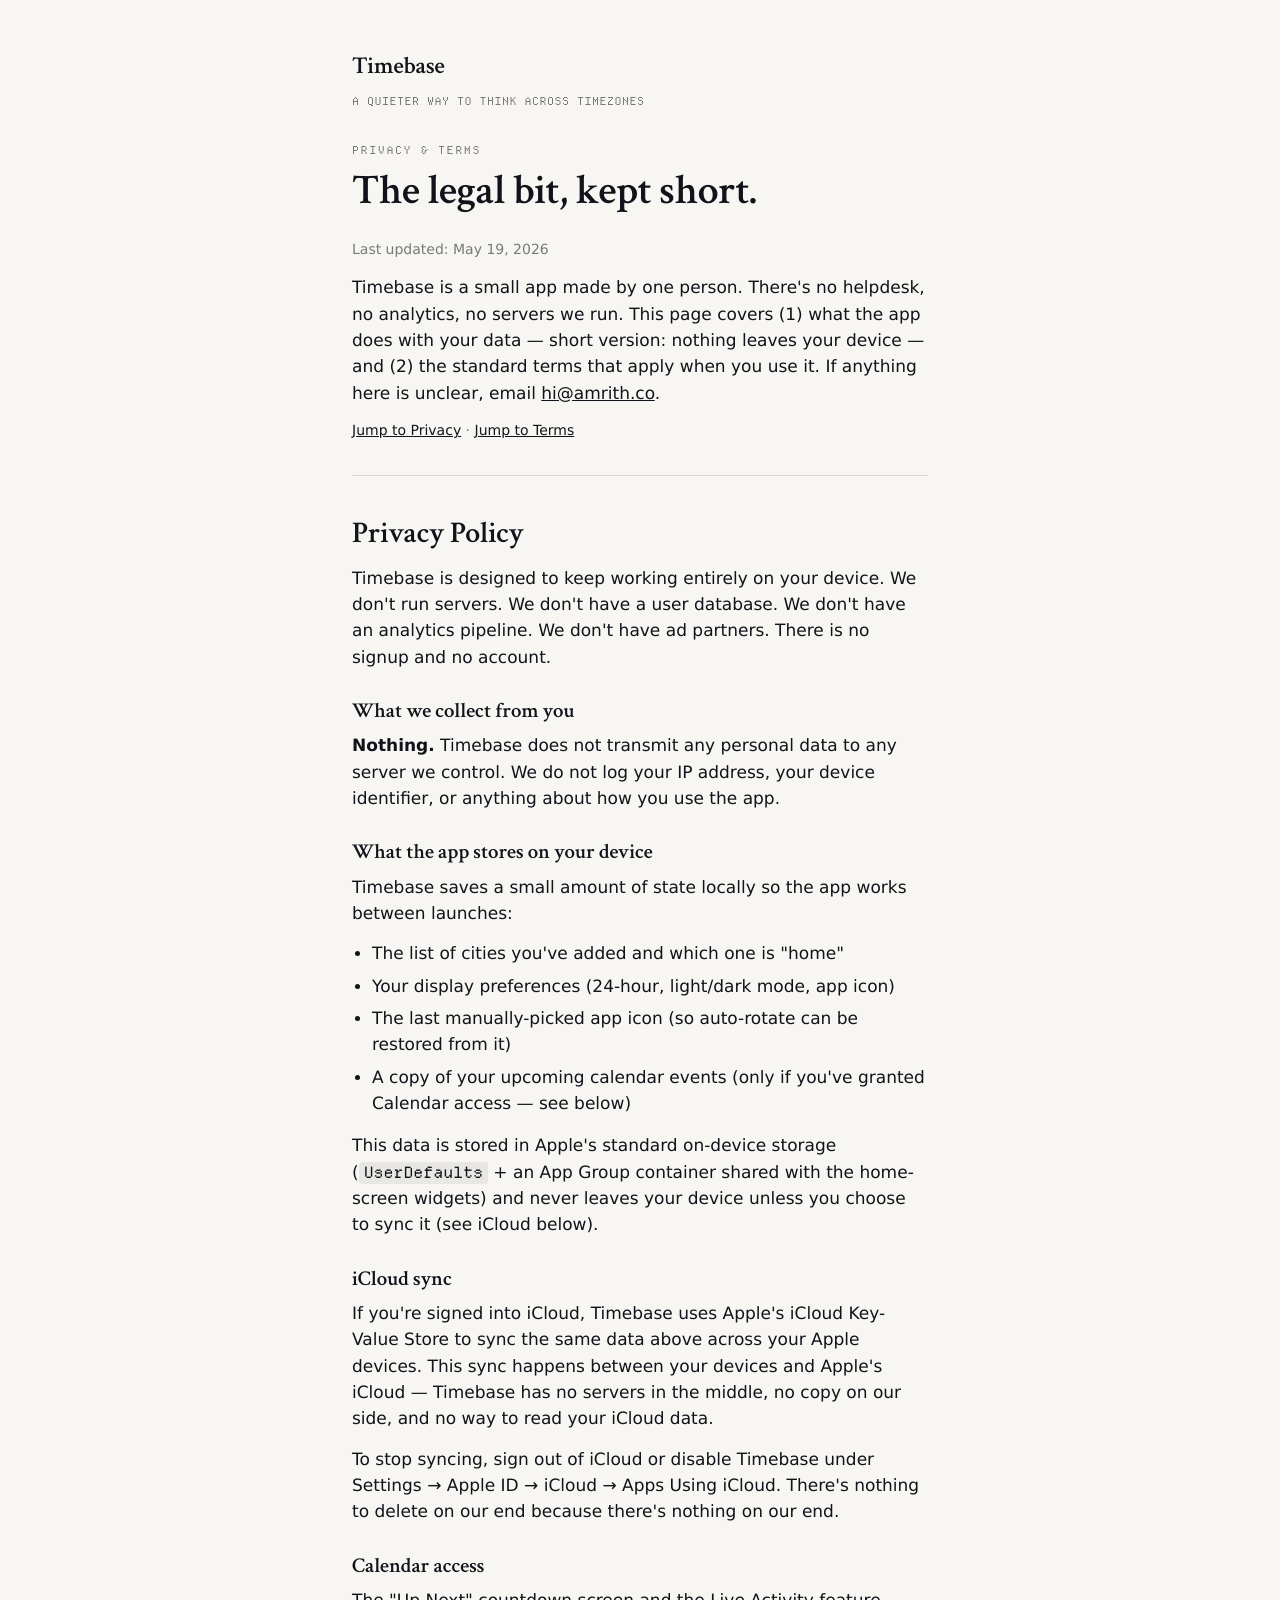
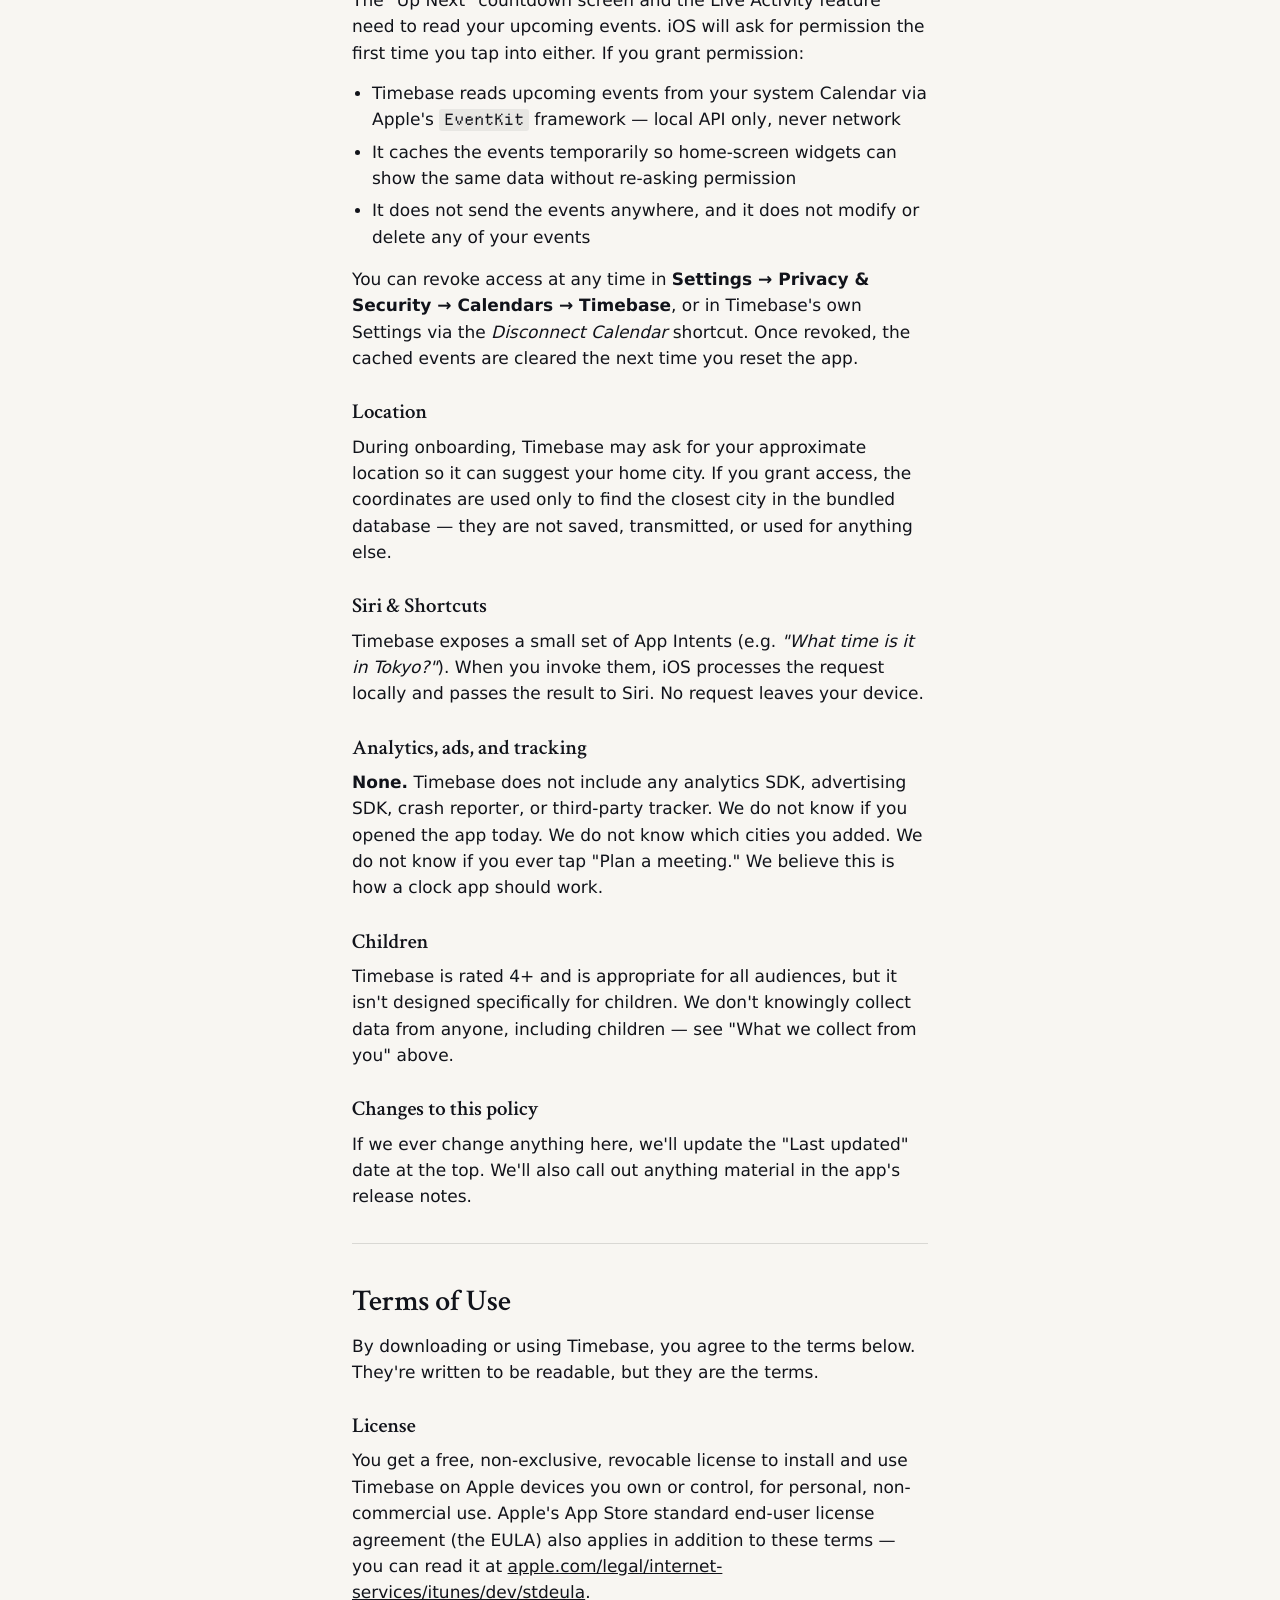
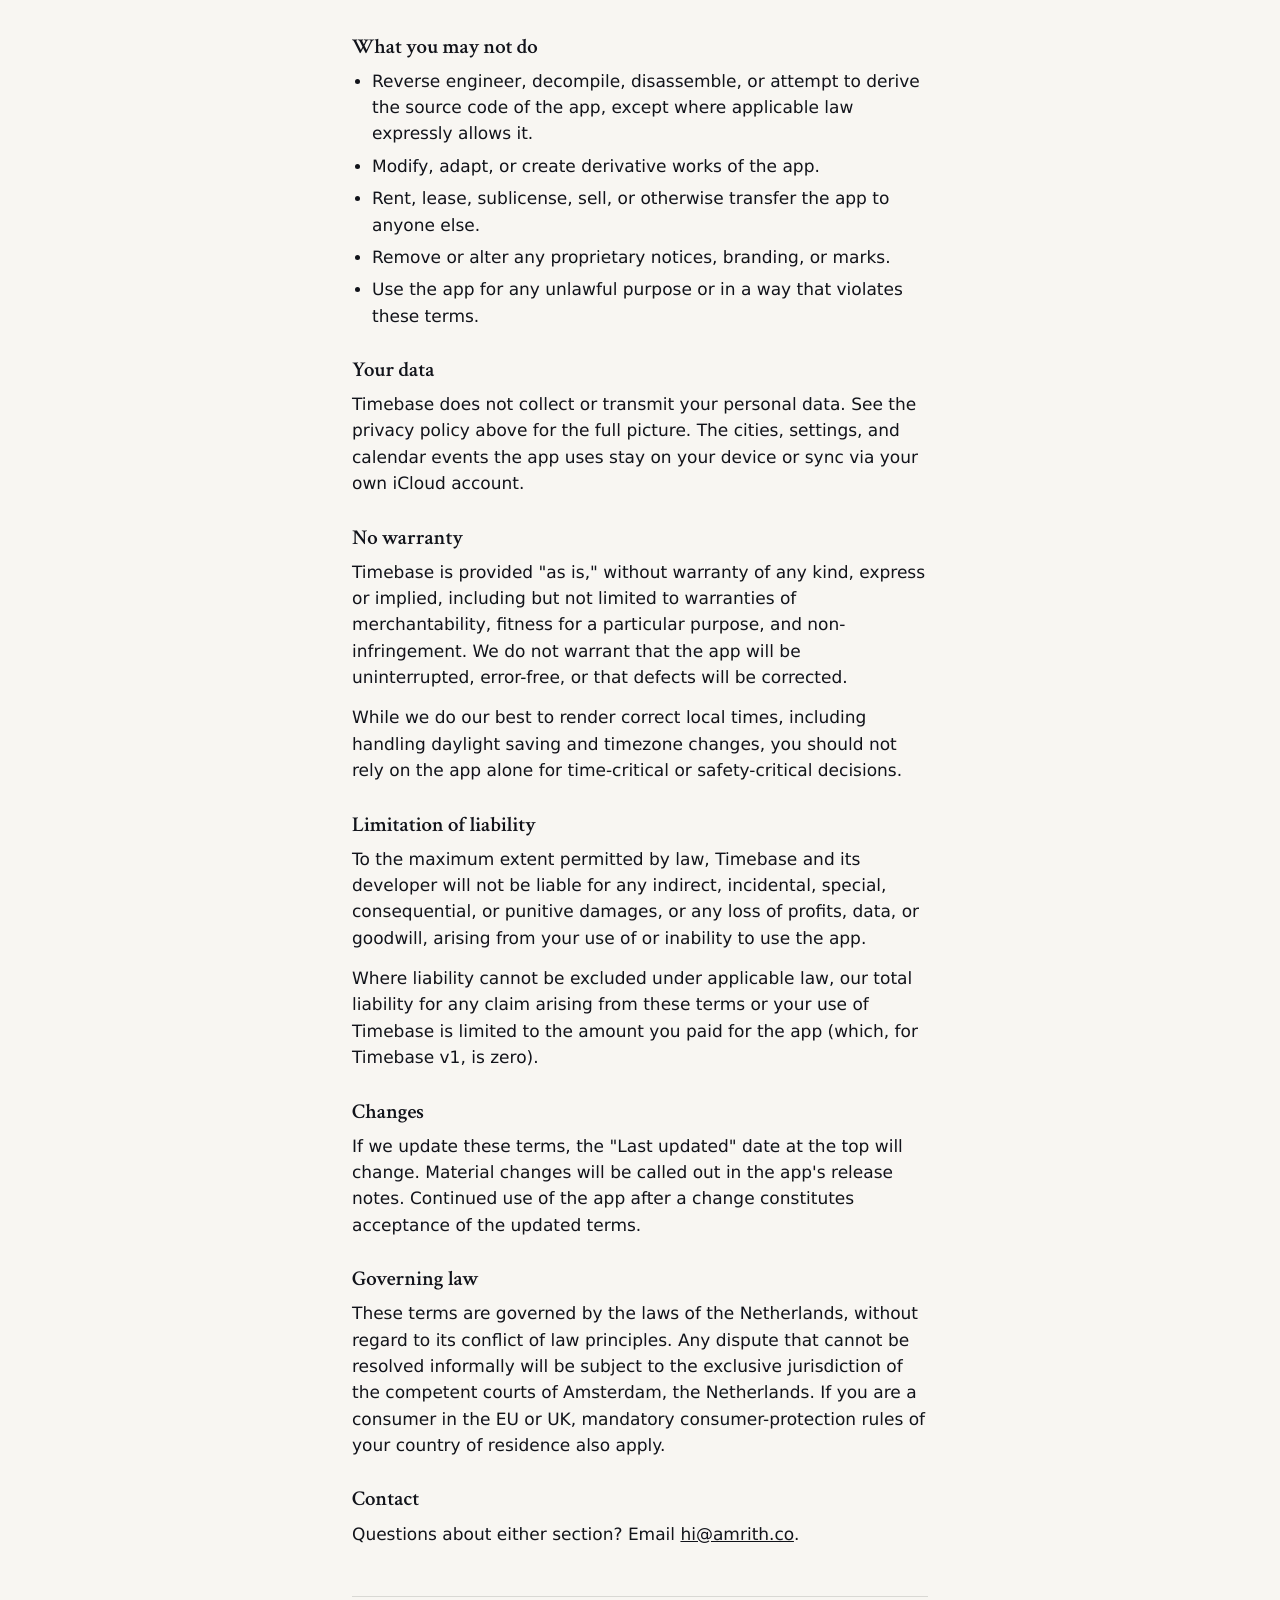
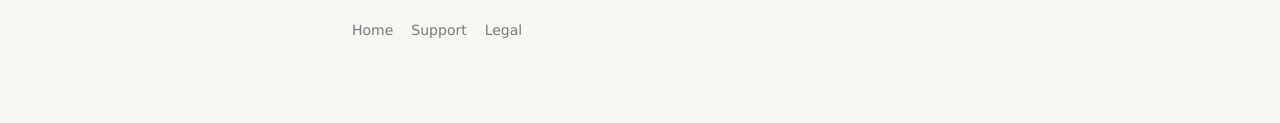
<file: privacy.html>
<!doctype html>
<html lang="en">
<head>
<meta charset="utf-8" />
<meta name="viewport" content="width=device-width, initial-scale=1, viewport-fit=cover" />
<title>Privacy &amp; Terms — Timebase</title>
<meta name="description" content="Timebase does not collect, store, or sell your data. Here's the full privacy policy and terms of use." />
<link rel="canonical" href="https://timebase.me/privacy" />
<meta name="robots" content="index, follow" />
<meta property="og:type" content="website" />
<meta property="og:site_name" content="Timebase" />
<meta property="og:url" content="https://timebase.me/privacy" />
<meta property="og:title" content="Privacy &amp; Terms — Timebase" />
<meta property="og:description" content="Timebase does not collect, store, or sell your data." />
<meta property="og:image" content="https://timebase.me/og.jpg" />
<meta property="og:image:width" content="1200" />
<meta property="og:image:height" content="630" />
<meta property="og:image:alt" content="Timebase — a calm world clock and time zone planner" />
<meta name="twitter:card" content="summary_large_image" />
<meta name="theme-color" content="#F8F6F2" media="(prefers-color-scheme: light)" />
<meta name="theme-color" content="#0E0E10" media="(prefers-color-scheme: dark)" />
<link rel="icon" href="/favicon.ico" sizes="32x32" />
<link rel="icon" href="/icon.svg" type="image/svg+xml" />
<link rel="apple-touch-icon" href="/apple-touch-icon.png" />
<link rel="preconnect" href="https://fonts.googleapis.com" />
<link rel="preconnect" href="https://fonts.gstatic.com" crossorigin />
<link href="https://fonts.googleapis.com/css2?family=Crimson+Text:wght@600&display=swap" rel="stylesheet" />
<link rel="stylesheet" href="/legal.css" />
</head>
<body>

<main>
  <a class="wordmark" href="/">Timebase</a>
  <div class="tagline">A QUIETER WAY TO THINK ACROSS TIMEZONES</div>

  <div class="eyebrow">Privacy &amp; Terms</div>
  <h1>The legal bit, kept short.</h1>
  <p class="muted">Last updated: May 19, 2026</p>

  <p>Timebase is a small app made by one person. There's no helpdesk, no analytics, no servers we run. This page covers (1) what the app does with your data — short version: nothing leaves your device — and (2) the standard terms that apply when you use it. If anything here is unclear, email <a href="mailto:hi@amrith.co">hi@amrith.co</a>.</p>

  <p class="muted"><a href="#privacy">Jump to Privacy</a> · <a href="#terms">Jump to Terms</a></p>

  <hr />

  <!-- ============================================================== -->
  <!--                         PRIVACY POLICY                          -->
  <!-- ============================================================== -->
  <h2 id="privacy">Privacy Policy</h2>

  <p>Timebase is designed to keep working entirely on your device. We don't run servers. We don't have a user database. We don't have an analytics pipeline. We don't have ad partners. There is no signup and no account.</p>

  <h3>What we collect from you</h3>
  <p><strong>Nothing.</strong> Timebase does not transmit any personal data to any server we control. We do not log your IP address, your device identifier, or anything about how you use the app.</p>

  <h3>What the app stores on your device</h3>
  <p>Timebase saves a small amount of state locally so the app works between launches:</p>
  <ul>
    <li>The list of cities you've added and which one is "home"</li>
    <li>Your display preferences (24-hour, light/dark mode, app icon)</li>
    <li>The last manually-picked app icon (so auto-rotate can be restored from it)</li>
    <li>A copy of your upcoming calendar events (only if you've granted Calendar access — see below)</li>
  </ul>
  <p>This data is stored in Apple's standard on-device storage (<code>UserDefaults</code> + an App Group container shared with the home-screen widgets) and never leaves your device unless you choose to sync it (see iCloud below).</p>

  <h3>iCloud sync</h3>
  <p>If you're signed into iCloud, Timebase uses Apple's iCloud Key-Value Store to sync the same data above across your Apple devices. This sync happens between your devices and Apple's iCloud — Timebase has no servers in the middle, no copy on our side, and no way to read your iCloud data.</p>
  <p>To stop syncing, sign out of iCloud or disable Timebase under Settings → Apple ID → iCloud → Apps Using iCloud. There's nothing to delete on our end because there's nothing on our end.</p>

  <h3>Calendar access</h3>
  <p>The "Up Next" countdown screen and the Live Activity feature need to read your upcoming events. iOS will ask for permission the first time you tap into either. If you grant permission:</p>
  <ul>
    <li>Timebase reads upcoming events from your system Calendar via Apple's <code>EventKit</code> framework — local API only, never network</li>
    <li>It caches the events temporarily so home-screen widgets can show the same data without re-asking permission</li>
    <li>It does not send the events anywhere, and it does not modify or delete any of your events</li>
  </ul>
  <p>You can revoke access at any time in <strong>Settings → Privacy &amp; Security → Calendars → Timebase</strong>, or in Timebase's own Settings via the <em>Disconnect Calendar</em> shortcut. Once revoked, the cached events are cleared the next time you reset the app.</p>

  <h3>Location</h3>
  <p>During onboarding, Timebase may ask for your approximate location so it can suggest your home city. If you grant access, the coordinates are used only to find the closest city in the bundled database — they are not saved, transmitted, or used for anything else.</p>

  <h3>Siri &amp; Shortcuts</h3>
  <p>Timebase exposes a small set of App Intents (e.g. <em>"What time is it in Tokyo?"</em>). When you invoke them, iOS processes the request locally and passes the result to Siri. No request leaves your device.</p>

  <h3>Analytics, ads, and tracking</h3>
  <p><strong>None.</strong> Timebase does not include any analytics SDK, advertising SDK, crash reporter, or third-party tracker. We do not know if you opened the app today. We do not know which cities you added. We do not know if you ever tap "Plan a meeting." We believe this is how a clock app should work.</p>

  <h3>Children</h3>
  <p>Timebase is rated 4+ and is appropriate for all audiences, but it isn't designed specifically for children. We don't knowingly collect data from anyone, including children — see "What we collect from you" above.</p>

  <h3>Changes to this policy</h3>
  <p>If we ever change anything here, we'll update the "Last updated" date at the top. We'll also call out anything material in the app's release notes.</p>

  <hr />

  <!-- ============================================================== -->
  <!--                          TERMS OF USE                           -->
  <!-- ============================================================== -->
  <h2 id="terms">Terms of Use</h2>

  <p>By downloading or using Timebase, you agree to the terms below. They're written to be readable, but they are the terms.</p>

  <h3>License</h3>
  <p>You get a free, non-exclusive, revocable license to install and use Timebase on Apple devices you own or control, for personal, non-commercial use. Apple's App Store standard end-user license agreement (the EULA) also applies in addition to these terms — you can read it at <a href="https://www.apple.com/legal/internet-services/itunes/dev/stdeula/">apple.com/legal/internet-services/itunes/dev/stdeula</a>.</p>

  <h3>What you may not do</h3>
  <ul>
    <li>Reverse engineer, decompile, disassemble, or attempt to derive the source code of the app, except where applicable law expressly allows it.</li>
    <li>Modify, adapt, or create derivative works of the app.</li>
    <li>Rent, lease, sublicense, sell, or otherwise transfer the app to anyone else.</li>
    <li>Remove or alter any proprietary notices, branding, or marks.</li>
    <li>Use the app for any unlawful purpose or in a way that violates these terms.</li>
  </ul>

  <h3>Your data</h3>
  <p>Timebase does not collect or transmit your personal data. See the privacy policy above for the full picture. The cities, settings, and calendar events the app uses stay on your device or sync via your own iCloud account.</p>

  <h3>No warranty</h3>
  <p>Timebase is provided "as is," without warranty of any kind, express or implied, including but not limited to warranties of merchantability, fitness for a particular purpose, and non-infringement. We do not warrant that the app will be uninterrupted, error-free, or that defects will be corrected.</p>
  <p>While we do our best to render correct local times, including handling daylight saving and timezone changes, you should not rely on the app alone for time-critical or safety-critical decisions.</p>

  <h3>Limitation of liability</h3>
  <p>To the maximum extent permitted by law, Timebase and its developer will not be liable for any indirect, incidental, special, consequential, or punitive damages, or any loss of profits, data, or goodwill, arising from your use of or inability to use the app.</p>
  <p>Where liability cannot be excluded under applicable law, our total liability for any claim arising from these terms or your use of Timebase is limited to the amount you paid for the app (which, for Timebase v1, is zero).</p>

  <h3>Changes</h3>
  <p>If we update these terms, the "Last updated" date at the top will change. Material changes will be called out in the app's release notes. Continued use of the app after a change constitutes acceptance of the updated terms.</p>

  <h3>Governing law</h3>
  <p>These terms are governed by the laws of the Netherlands, without regard to its conflict of law principles. Any dispute that cannot be resolved informally will be subject to the exclusive jurisdiction of the competent courts of Amsterdam, the Netherlands. If you are a consumer in the EU or UK, mandatory consumer-protection rules of your country of residence also apply.</p>

  <h3>Contact</h3>
  <p>Questions about either section? Email <a href="mailto:hi@amrith.co">hi@amrith.co</a>.</p>

  <div class="nav">
    <a href="/">Home</a>
    <a href="/support">Support</a>
    <a href="/privacy">Legal</a>
  </div>
</main>

</body>
</html>
</file>
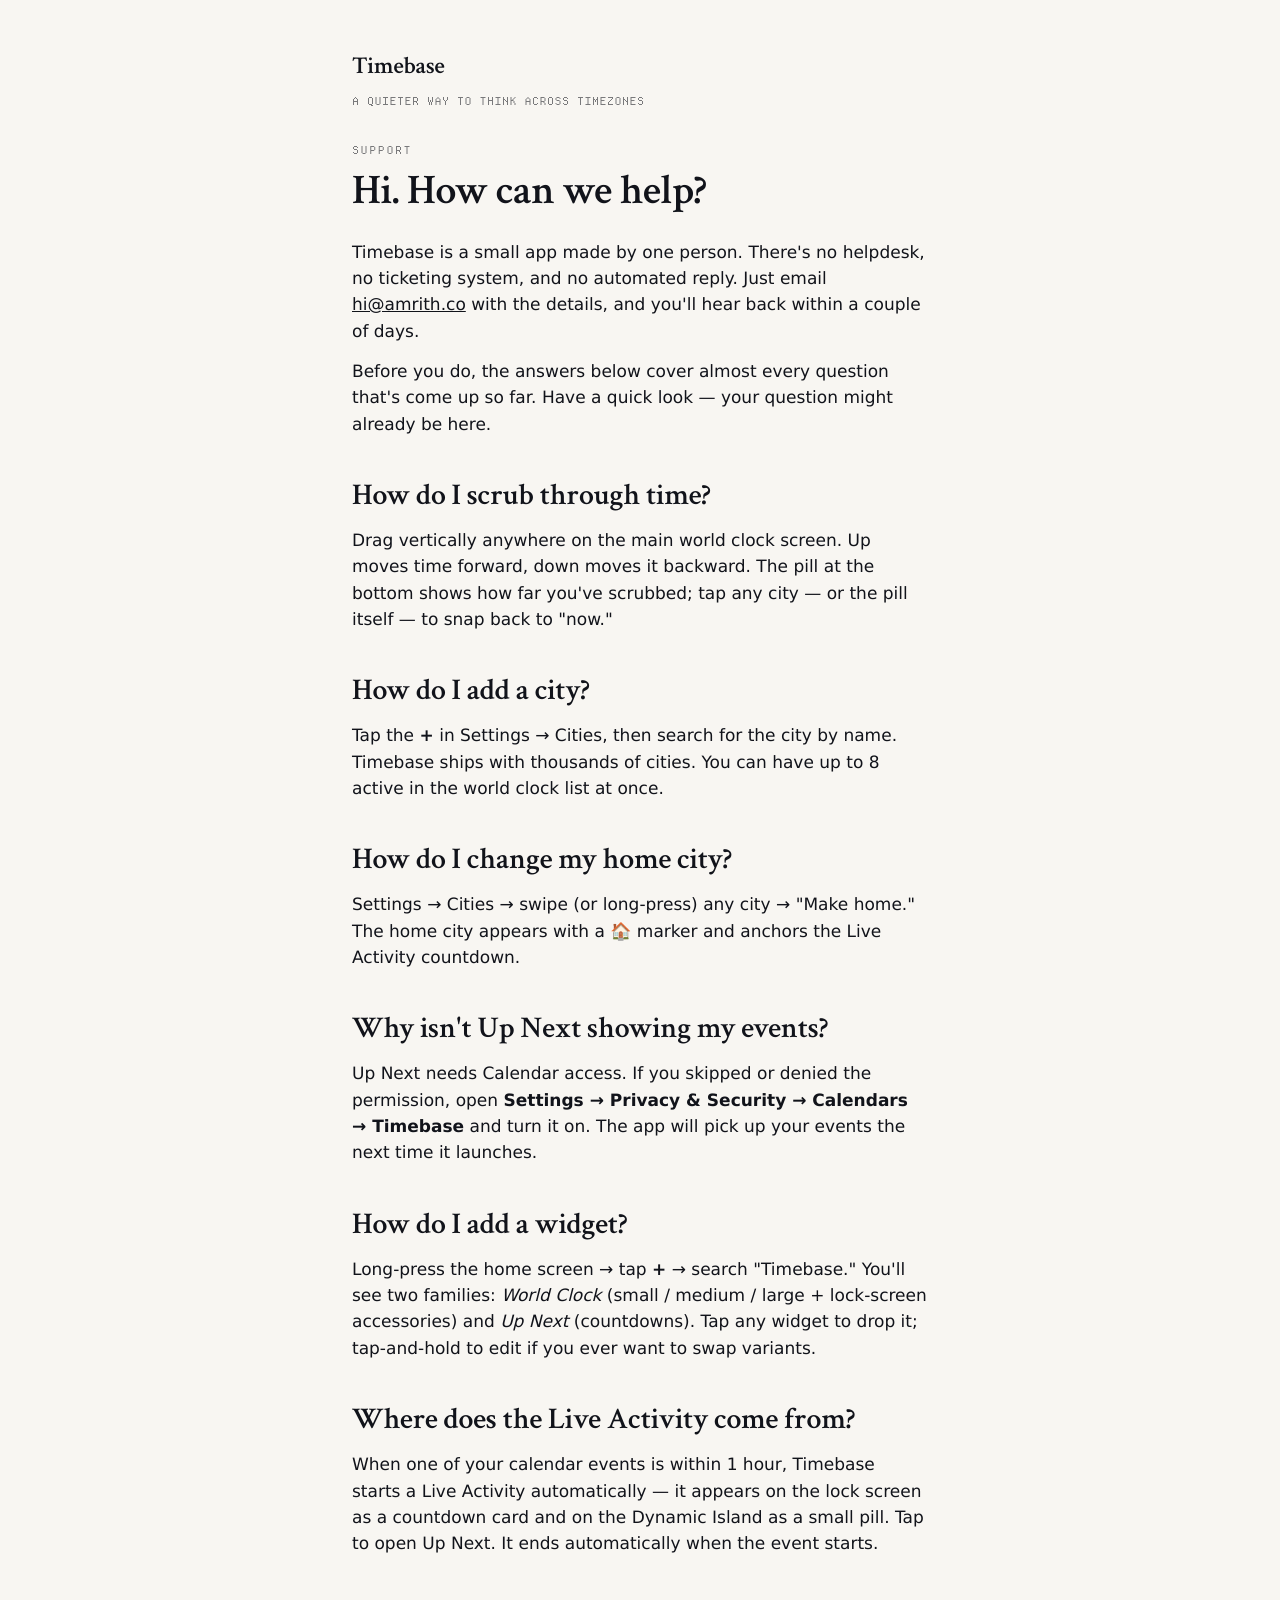
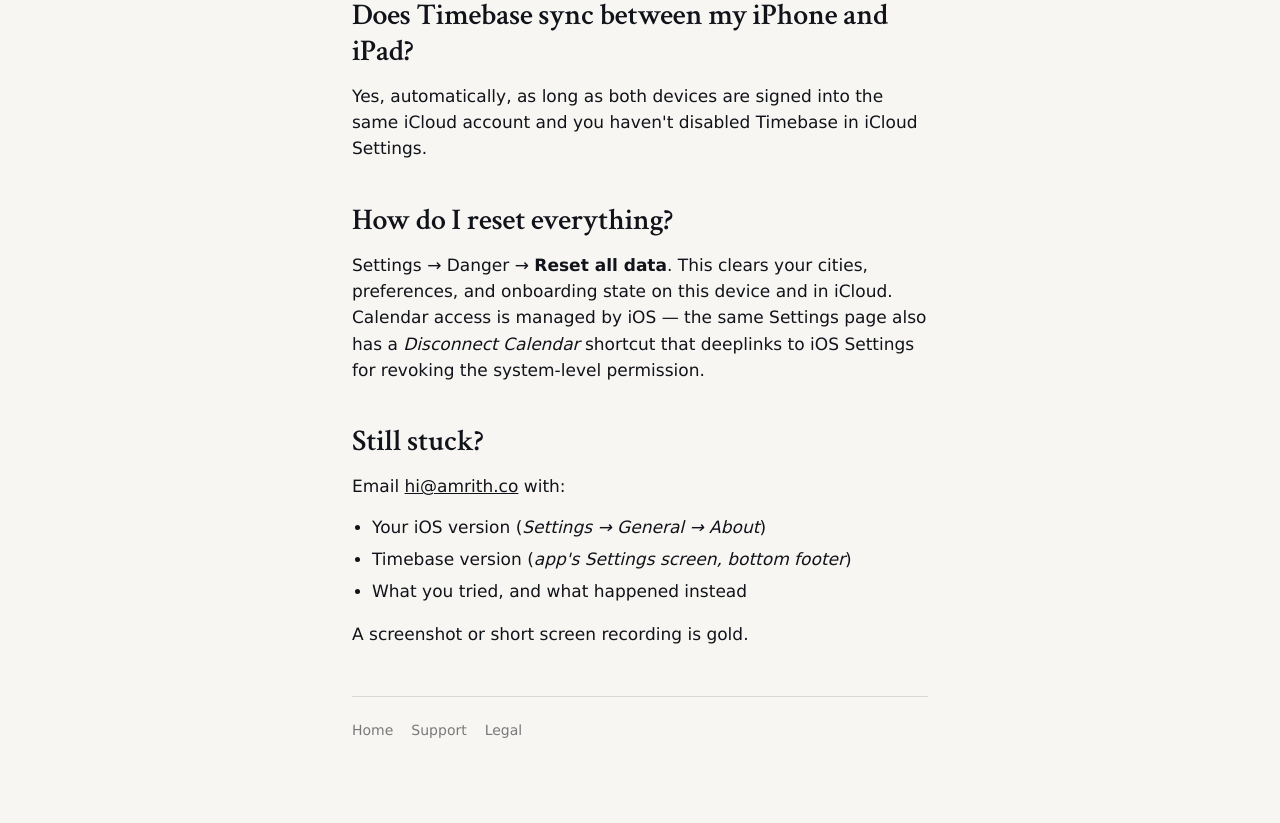
<file: support.html>
<!doctype html>
<html lang="en">
<head>
<meta charset="utf-8" />
<meta name="viewport" content="width=device-width, initial-scale=1, viewport-fit=cover" />
<title>Support &amp; FAQ — Timebase</title>
<meta name="description" content="Help and FAQ for Timebase — scrubbing through time, adding cities, widgets, calendar access, and syncing across devices." />
<link rel="canonical" href="https://timebase.me/support" />
<meta name="robots" content="index, follow" />
<meta property="og:type" content="website" />
<meta property="og:site_name" content="Timebase" />
<meta property="og:url" content="https://timebase.me/support" />
<meta property="og:title" content="Support &amp; FAQ — Timebase" />
<meta property="og:description" content="Answers to common Timebase questions, plus how to get in touch." />
<meta property="og:image" content="https://timebase.me/og.jpg" />
<meta property="og:image:width" content="1200" />
<meta property="og:image:height" content="630" />
<meta property="og:image:alt" content="Timebase — a calm world clock and time zone planner" />
<meta name="twitter:card" content="summary_large_image" />
<meta name="theme-color" content="#F8F6F2" media="(prefers-color-scheme: light)" />
<meta name="theme-color" content="#0E0E10" media="(prefers-color-scheme: dark)" />
<link rel="icon" href="/favicon.ico" sizes="32x32" />
<link rel="icon" href="/icon.svg" type="image/svg+xml" />
<link rel="apple-touch-icon" href="/apple-touch-icon.png" />
<link rel="preconnect" href="https://fonts.googleapis.com" />
<link rel="preconnect" href="https://fonts.gstatic.com" crossorigin />
<link href="https://fonts.googleapis.com/css2?family=Crimson+Text:wght@600&display=swap" rel="stylesheet" />
<link rel="stylesheet" href="/legal.css" />
<script type="application/ld+json">
{
  "@context": "https://schema.org",
  "@type": "FAQPage",
  "name": "Timebase — Support & FAQ",
  "url": "https://timebase.me/support",
  "inLanguage": "en",
  "mainEntity": [
    {
      "@type": "Question",
      "name": "How do I scrub through time?",
      "acceptedAnswer": {
        "@type": "Answer",
        "text": "Drag vertically anywhere on the main world clock screen. Up moves time forward, down moves it backward. The pill at the bottom shows how far you've scrubbed; tap any city — or the pill itself — to snap back to now."
      }
    },
    {
      "@type": "Question",
      "name": "How do I add a city?",
      "acceptedAnswer": {
        "@type": "Answer",
        "text": "Tap the + in Settings then Cities, and search for the city by name. Timebase ships with thousands of cities. You can have up to 8 active in the world clock list at once."
      }
    },
    {
      "@type": "Question",
      "name": "How do I change my home city?",
      "acceptedAnswer": {
        "@type": "Answer",
        "text": "Go to Settings then Cities, swipe or long-press any city, and choose Make home. The home city appears with a house marker and anchors the Live Activity countdown."
      }
    },
    {
      "@type": "Question",
      "name": "Why isn't Up Next showing my events?",
      "acceptedAnswer": {
        "@type": "Answer",
        "text": "Up Next needs Calendar access. If you skipped or denied the permission, open Settings, Privacy & Security, Calendars, Timebase, and turn it on. The app will pick up your events the next time it launches."
      }
    },
    {
      "@type": "Question",
      "name": "How do I add a widget?",
      "acceptedAnswer": {
        "@type": "Answer",
        "text": "Long-press the home screen, tap +, and search for Timebase. There are two families: World Clock (small, medium, large, and lock-screen accessories) and Up Next (countdowns). Tap any widget to add it."
      }
    },
    {
      "@type": "Question",
      "name": "Where does the Live Activity come from?",
      "acceptedAnswer": {
        "@type": "Answer",
        "text": "When one of your calendar events is within 1 hour, Timebase starts a Live Activity automatically. It appears on the lock screen as a countdown card and on the Dynamic Island as a small pill, and it ends automatically when the event starts."
      }
    },
    {
      "@type": "Question",
      "name": "Does Timebase sync between my iPhone and iPad?",
      "acceptedAnswer": {
        "@type": "Answer",
        "text": "Yes, automatically, as long as both devices are signed into the same iCloud account and you haven't disabled Timebase in iCloud settings."
      }
    },
    {
      "@type": "Question",
      "name": "How do I reset everything?",
      "acceptedAnswer": {
        "@type": "Answer",
        "text": "Go to Settings, Danger, Reset all data. This clears your cities, preferences, and onboarding state on this device and in iCloud."
      }
    }
  ]
}
</script>
</head>
<body>

<main>
  <a class="wordmark" href="/">Timebase</a>
  <div class="tagline">A QUIETER WAY TO THINK ACROSS TIMEZONES</div>

  <div class="eyebrow">Support</div>
  <h1>Hi. How can we help?</h1>

  <p>Timebase is a small app made by one person. There's no helpdesk, no ticketing system, and no automated reply. Just email <a href="mailto:hi@amrith.co">hi@amrith.co</a> with the details, and you'll hear back within a couple of days.</p>

  <p>Before you do, the answers below cover almost every question that's come up so far. Have a quick look — your question might already be here.</p>

  <h2>How do I scrub through time?</h2>
  <p>Drag vertically anywhere on the main world clock screen. Up moves time forward, down moves it backward. The pill at the bottom shows how far you've scrubbed; tap any city — or the pill itself — to snap back to "now."</p>

  <h2>How do I add a city?</h2>
  <p>Tap the <strong>+</strong> in Settings → Cities, then search for the city by name. Timebase ships with thousands of cities. You can have up to 8 active in the world clock list at once.</p>

  <h2>How do I change my home city?</h2>
  <p>Settings → Cities → swipe (or long-press) any city → "Make home." The home city appears with a 🏠 marker and anchors the Live Activity countdown.</p>

  <h2>Why isn't Up Next showing my events?</h2>
  <p>Up Next needs Calendar access. If you skipped or denied the permission, open <strong>Settings → Privacy &amp; Security → Calendars → Timebase</strong> and turn it on. The app will pick up your events the next time it launches.</p>

  <h2>How do I add a widget?</h2>
  <p>Long-press the home screen → tap <strong>+</strong> → search "Timebase." You'll see two families: <em>World Clock</em> (small / medium / large + lock-screen accessories) and <em>Up Next</em> (countdowns). Tap any widget to drop it; tap-and-hold to edit if you ever want to swap variants.</p>

  <h2>Where does the Live Activity come from?</h2>
  <p>When one of your calendar events is within 1 hour, Timebase starts a Live Activity automatically — it appears on the lock screen as a countdown card and on the Dynamic Island as a small pill. Tap to open Up Next. It ends automatically when the event starts.</p>

  <h2>Does Timebase sync between my iPhone and iPad?</h2>
  <p>Yes, automatically, as long as both devices are signed into the same iCloud account and you haven't disabled Timebase in iCloud Settings.</p>

  <h2>How do I reset everything?</h2>
  <p>Settings → Danger → <strong>Reset all data</strong>. This clears your cities, preferences, and onboarding state on this device and in iCloud. Calendar access is managed by iOS — the same Settings page also has a <em>Disconnect Calendar</em> shortcut that deeplinks to iOS Settings for revoking the system-level permission.</p>

  <h2>Still stuck?</h2>
  <p>Email <a href="mailto:hi@amrith.co">hi@amrith.co</a> with:</p>
  <ul>
    <li>Your iOS version (<em>Settings → General → About</em>)</li>
    <li>Timebase version (<em>app's Settings screen, bottom footer</em>)</li>
    <li>What you tried, and what happened instead</li>
  </ul>
  <p>A screenshot or short screen recording is gold.</p>

  <div class="nav">
    <a href="/">Home</a>
    <a href="/support">Support</a>
    <a href="/privacy">Legal</a>
  </div>
</main>

</body>
</html>
</file>
<file: legal.css>
/* Timebase — shared styles for the legal / support pages.
   Built on top of styles.css but the legal pages stand alone, so this
   file also redeclares the tokens it needs. */

@font-face {
  font-family: "Departure Mono";
  src: url("/fonts/DepartureMono-Regular.woff2") format("woff2"),
       url("/fonts/DepartureMono-Regular.woff")  format("woff");
  font-weight: 400;
  font-style: normal;
  font-display: swap;
}

:root {
  --bg: #F8F6F2;
  --fg: #11131A;
  --fg-muted: rgba(17, 19, 26, 0.55);
  --rule: rgba(0, 0, 0, 0.12);
  --accent: #11131A;
  --link: #11131A;
  font-family: -apple-system, BlinkMacSystemFont, "SF Pro Display",
    "SF Pro Text", "Inter", system-ui, sans-serif;
  -webkit-font-smoothing: antialiased;
  -moz-osx-font-smoothing: grayscale;
  text-rendering: geometricPrecision;
}

@media (prefers-color-scheme: dark) {
  :root {
    --bg: #0E0E10;
    --fg: #F0EEE8;
    --fg-muted: rgba(240, 238, 232, 0.55);
    --rule: rgba(255, 255, 255, 0.12);
    --accent: #F0EEE8;
    --link: #F0EEE8;
  }
}

*, *::before, *::after { box-sizing: border-box; }

html, body {
  margin: 0;
  padding: 0;
  background: var(--bg);
  color: var(--fg);
  min-height: 100vh;
  min-height: 100dvh;
}

body {
  font-size: 17px;
  line-height: 1.55;
  position: relative;
}

/* Paper-grain texture, same one used by the world clock rows. Sits
   behind text via fixed positioning so it doesn't move on scroll. */
body::before {
  content: "";
  position: fixed;
  inset: 0;
  background-image: url('/grain.png');
  background-size: 256px 256px;
  background-repeat: repeat;
  mix-blend-mode: soft-light;
  opacity: 0.55;
  pointer-events: none;
  z-index: 0;
}

main {
  position: relative;
  z-index: 1;
  max-width: 640px;
  padding: clamp(24px, 6vw, 48px) clamp(20px, 5vw, 32px) 80px;
  margin: 0 auto;
}

.wordmark {
  font-family: "Crimson Text", "Times New Roman", serif;
  font-weight: 600;
  font-size: 24px;
  letter-spacing: -0.2px;
  color: var(--fg);
  text-decoration: none;
  display: inline-block;
  margin-bottom: 8px;
}

.eyebrow {
  font-family: "Departure Mono", ui-monospace, "SF Mono", monospace;
  font-size: 11px;
  letter-spacing: 1.6px;
  text-transform: uppercase;
  color: var(--fg-muted);
  margin: 32px 0 8px;
}

h1 {
  font-family: "Crimson Text", "Times New Roman", serif;
  font-weight: 600;
  font-size: clamp(32px, 6vw, 42px);
  line-height: 1.15;
  letter-spacing: -0.5px;
  margin: 0 0 24px;
  color: var(--fg);
}

h2 {
  font-family: "Crimson Text", "Times New Roman", serif;
  font-weight: 600;
  font-size: clamp(26px, 4.4vw, 30px);
  line-height: 1.2;
  letter-spacing: -0.2px;
  margin: 40px 0 14px;
  color: var(--fg);
}

h3 {
  font-family: "Crimson Text", "Times New Roman", serif;
  font-weight: 600;
  font-size: clamp(18px, 3.2vw, 21px);
  line-height: 1.25;
  letter-spacing: -0.1px;
  margin: 28px 0 8px;
  color: var(--fg);
}

p, li {
  margin: 0 0 14px;
  color: var(--fg);
}

ul, ol {
  margin: 0 0 16px;
  padding-left: 20px;
}

li {
  margin-bottom: 6px;
}

a { color: var(--link); }
a:hover { opacity: 0.7; }

hr {
  border: 0;
  border-top: 1px solid var(--rule);
  margin: 32px 0;
}

.muted {
  color: var(--fg-muted);
  font-size: 14px;
}

.tagline {
  font-family: "Departure Mono", ui-monospace, "SF Mono", monospace;
  font-size: 11px;
  letter-spacing: 0.5px;
  color: var(--fg-muted);
  margin: 0 0 24px;
}

.nav {
  display: flex;
  gap: 18px;
  flex-wrap: wrap;
  font-size: 14px;
  margin-top: 48px;
  padding-top: 24px;
  border-top: 1px solid var(--rule);
  color: var(--fg-muted);
}

.nav a {
  color: var(--fg-muted);
  text-decoration: none;
}

.nav a:hover { color: var(--fg); }

code {
  font-family: "Departure Mono", ui-monospace, "SF Mono", monospace;
  font-size: 0.92em;
  background: rgba(127, 127, 127, 0.12);
  padding: 1px 5px;
  border-radius: 3px;
}
</file>
